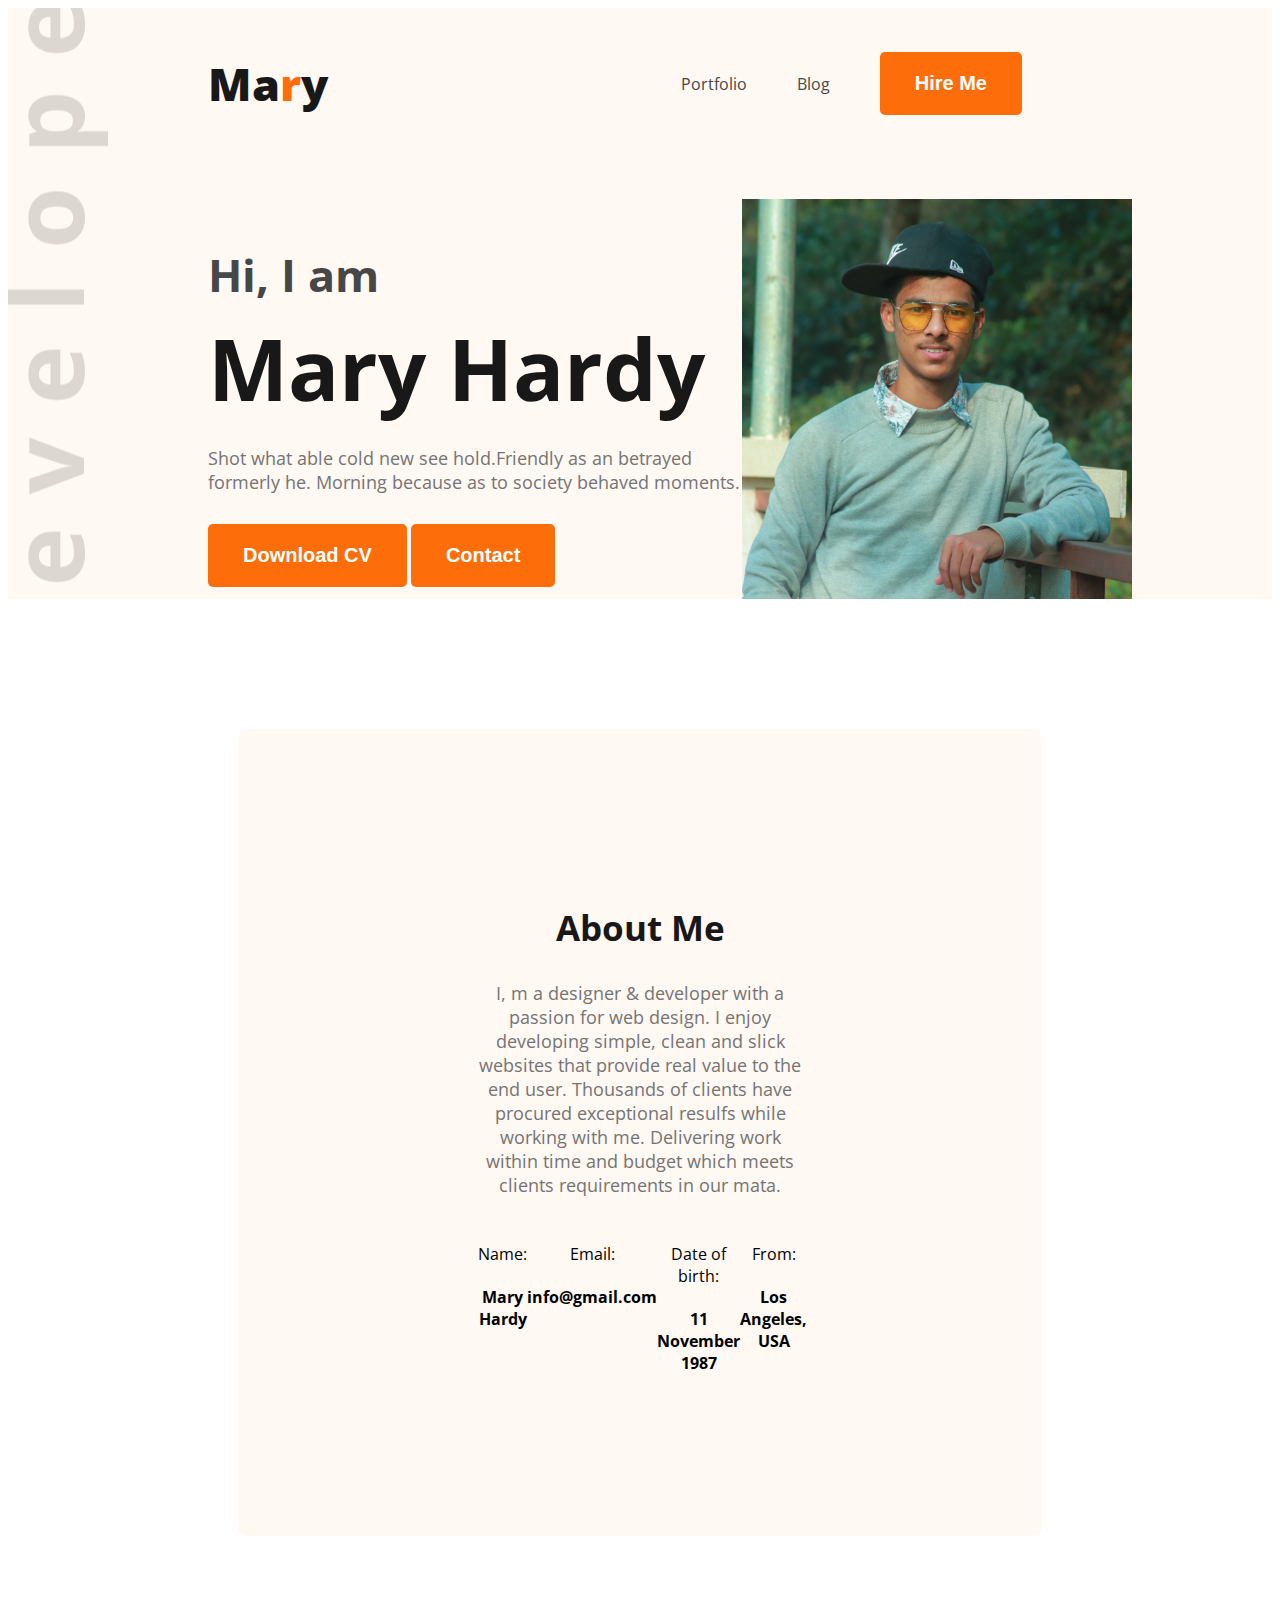
<file: index.html>
<!DOCTYPE html>
<html lang="en">
<head>
    <meta charset="UTF-8">
    <meta name="viewport" content="width=device-width, initial-scale=1.0">
    <title>My portfolio</title>
    <link rel="preconnect" href="https://fonts.googleapis.com">
    <link rel="preconnect" href="https://fonts.gstatic.com" crossorigin>
    <link href="https://fonts.googleapis.com/css2?family=Open+Sans:ital,wght@0,400;0,800;1,700&display=swap" rel="stylesheet">
    <link rel="stylesheet" href="styles/portfolio.css">
</head>
<body>
    <header class="header">
        <nav>
            <h3 class="nav-title">Ma<span class="text-primary">r</span>y</h3>
            <ul>
                <li><a href="">Portfolio</a></li>
                <li><a href="">Blog</a></li>
                <li><button class="btn-primary">Hire Me</button></li>
            </ul>
           
        </nav>
        <div class="banner">
            <div class="banner-con">
                <h3 class="banner-greeting">Hi, I  am</h3>
                <h1 class="banner-title">Mary Hardy</h1>
                <p class="banner-description">Shot what able cold new see hold.Friendly as an betrayed formerly he. Morning because as to society behaved moments.</p>
                <button class="btn-primary">Download CV</button>
                <button class="btn-primary">Contact</button>
            </div>
            <img class="im" src="images/IMG_8349-2.jpg" alt="">
            
        </div>


    </header>
    <main>
        <section class="about">
            <h3 class="section-title">About Me</h3>
            <p class="section-description">I, m a designer & developer with a passion for web design. I enjoy developing simple, clean and slick websites that provide real value to the end user. Thousands of clients have procured exceptional resulfs while working with me. Delivering work within time and budget which meets clients requirements in our mata.</p>

            <div class="about-info-container">
                <div class="about-info">
                    <p class="info-description">Name:</p>
                    <h4 class="info-title">Mary Hardy</h4>
                </div>
                <div class="about-info">
                    <p class="info-description">Email:</p>
                    <h4 class="info-title">info@gmail.com</h4>
                </div>
                <div class="about-info">
                    <p class="info-description">Date of birth:</p>
                    <h4 class="info-title">11 November 1987</h4>
                </div>
                <div class="about-info">
                    <p class="info-description">From:</p>
                    <h4 class="info-title">Los Angeles, USA</h4>
                </div>
            </div>
        </section>
    </main>
    <footer>

    </footer>
</body>
</html>
</file>
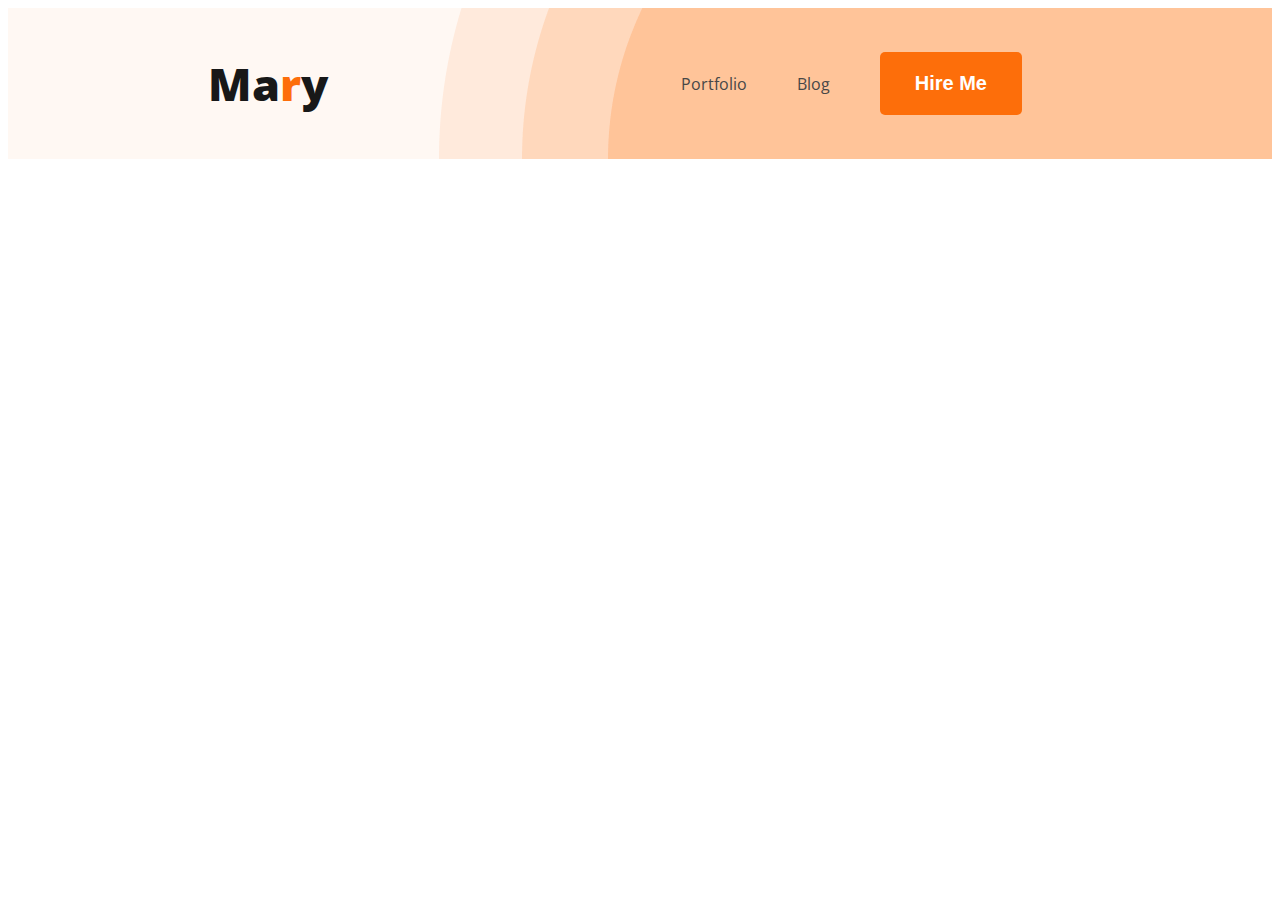
<file: index1.html>
<!DOCTYPE html>
<html lang="en">
<head>
    <meta charset="UTF-8">
    <meta name="viewport" content="width=device-width, initial-scale=1.0">
    <title>me</title>
    <link rel="preconnect" href="https://fonts.googleapis.com">
    <link rel="preconnect" href="https://fonts.gstatic.com" crossorigin>
    <link href="https://fonts.googleapis.com/css2?family=Open+Sans:ital,wght@0,400;0,800;1,700&display=swap" rel="stylesheet">
    <link rel="stylesheet" href="styles/port.css">
</head>
<body>
    <header class="header">
        <nav class="nav">
            <h3 class="head">Ma<span class="r">r</span>y</h3>
            <ul>
                <li><a href="">Portfolio</a></li>
                <li><a href="">Blog</a></li>
                <li><button class="btn">Hire Me</button></li>
            </ul>
        </nav>
    </header>
    <main>

    </main>
    <footer>

    </footer>
</body>

</html>
</file>
<file: styles/portfolio.css>
/* common shared style */
body {
    font-family: 'Open Sans', sans-serif;
}

.text-primary {
    color: #FD6E0A;
}

.btn-primary {
    background-color: #FD6E0A;
    border-radius: 5px;
    border: 0;
    color: var(--White-Color, #FFF);
    font-size: 20px;
    font-weight: 700;
    padding: 20px 35px;

}

/*header & nav related style */
.header {
    background-color: #FFF8F3;
    background-image: url('../images/header_bg.png');

    background-repeat: no-repeat;
    background-position: bottom right;
    background-image: url('../images/developer.png');
    background-position: left;

}

nav {
    display: flex;
    align-items: center;
    justify-content: space-between;
    margin: 0 200px;
}

.nav-title {
    color: var(--Dark-01, #181818);
    font-size: 45px;
    font-weight: 800;
}

nav>ul {
    display: flex;
    align-items: center;
}

nav li {
    list-style: none;
    margin-right: 50px;

}

nav a {
    text-decoration: none;
    color: #474747;
}

.banner {
    padding: 40px 40px 0 200px;
    display: flex;
    justify-content: space-between;

}

.banner-con {

    align-items: center;
}

.banner .im {
    width: 400px;
    height: 400px;
    margin-bottom: 0;
    margin-right: 100px;
}

.banner-greeting {
    color: var(--Dark-02, #474747);
    font-size: 45px;
    margin-bottom: 5px;

}

.banner-title {
    color: var(--Dark-01, #181818);
    font-size: 85px;
    font-weight: 700;
    margin-top: 0px;
    margin-bottom: 20px;
}

.banner-description {
    margin-top: 0;
    color: var(--Dark-03, #757575);
    font-size: 18px;
    font-weight: 400;
    margin-bottom: 30px;
    /* max-width: 500px; */
}
/* main style */
main{
    max-width: 1850px;
    margin: 0 auto;
}

/* section style */
.about {
    padding: 140px 240px;
    border-radius: 10px;
    background: #FFF8F3;
    margin: 130px 230px;
}

.section-title {
    color: var(--Dark-01, #181818);
    text-align: center;
    font-size: 35px;
    font-weight: 700;
    margin-bottom: 30px;
}

.section-description {
    color: var(--Dark-03, #757575);
    text-align: center;
    font-size: 18px;
}
.about-info-container{

    display: flex;
    justify-content: space-around;
    margin-top: 30px;
}
.about-info{
    text-align: center;
}
</file>
<file: styles/port.css>
body {
    font-family: 'Open Sans', sans-serif;
}
.header{
    background-color: #FFF8F3;
    background-image: url('../images/header_bg.png');

    background-repeat: no-repeat;
    background-position: bottom right;

}
nav  li{
    list-style: none;
    margin-right: 50px;
}
.nav{
    display: flex;
    align-items: center;
    justify-content: space-between;
    margin: 0 200px;
}
nav>ul{
    display: flex;
    align-items: center;
}

.head {
    color: var(--Dark-01, #181818);
    font-size: 45px;
    font-weight: 800;
}

.r {
    color: #FD6E0A;
}
nav a{
    text-decoration: none;
    color: #474747;
}
.btn{
    background-color: #FD6E0A;
    border-radius: 5px;
    border: 0;
    color: var(--White-Color, #FFF);
    font-size: 20px;
    font-weight: 700;
    padding: 20px 35px;
}
</file>
